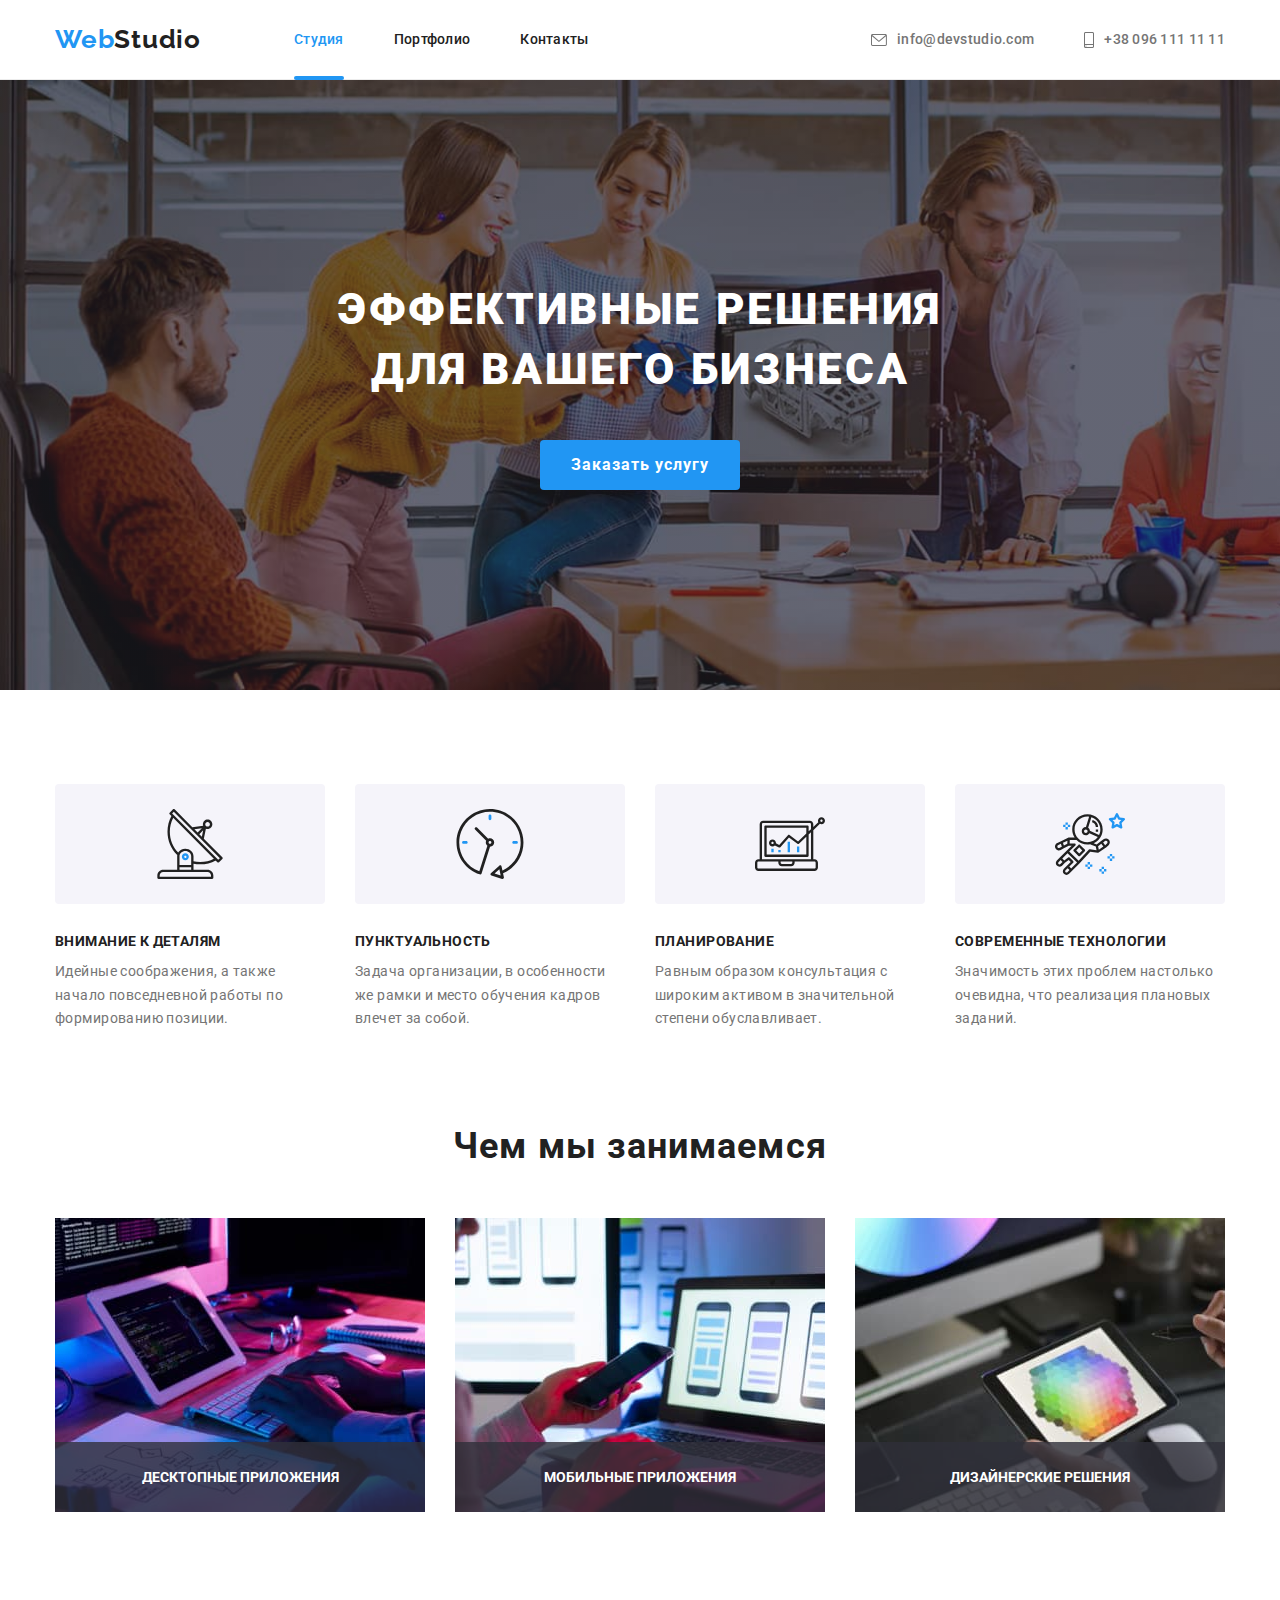
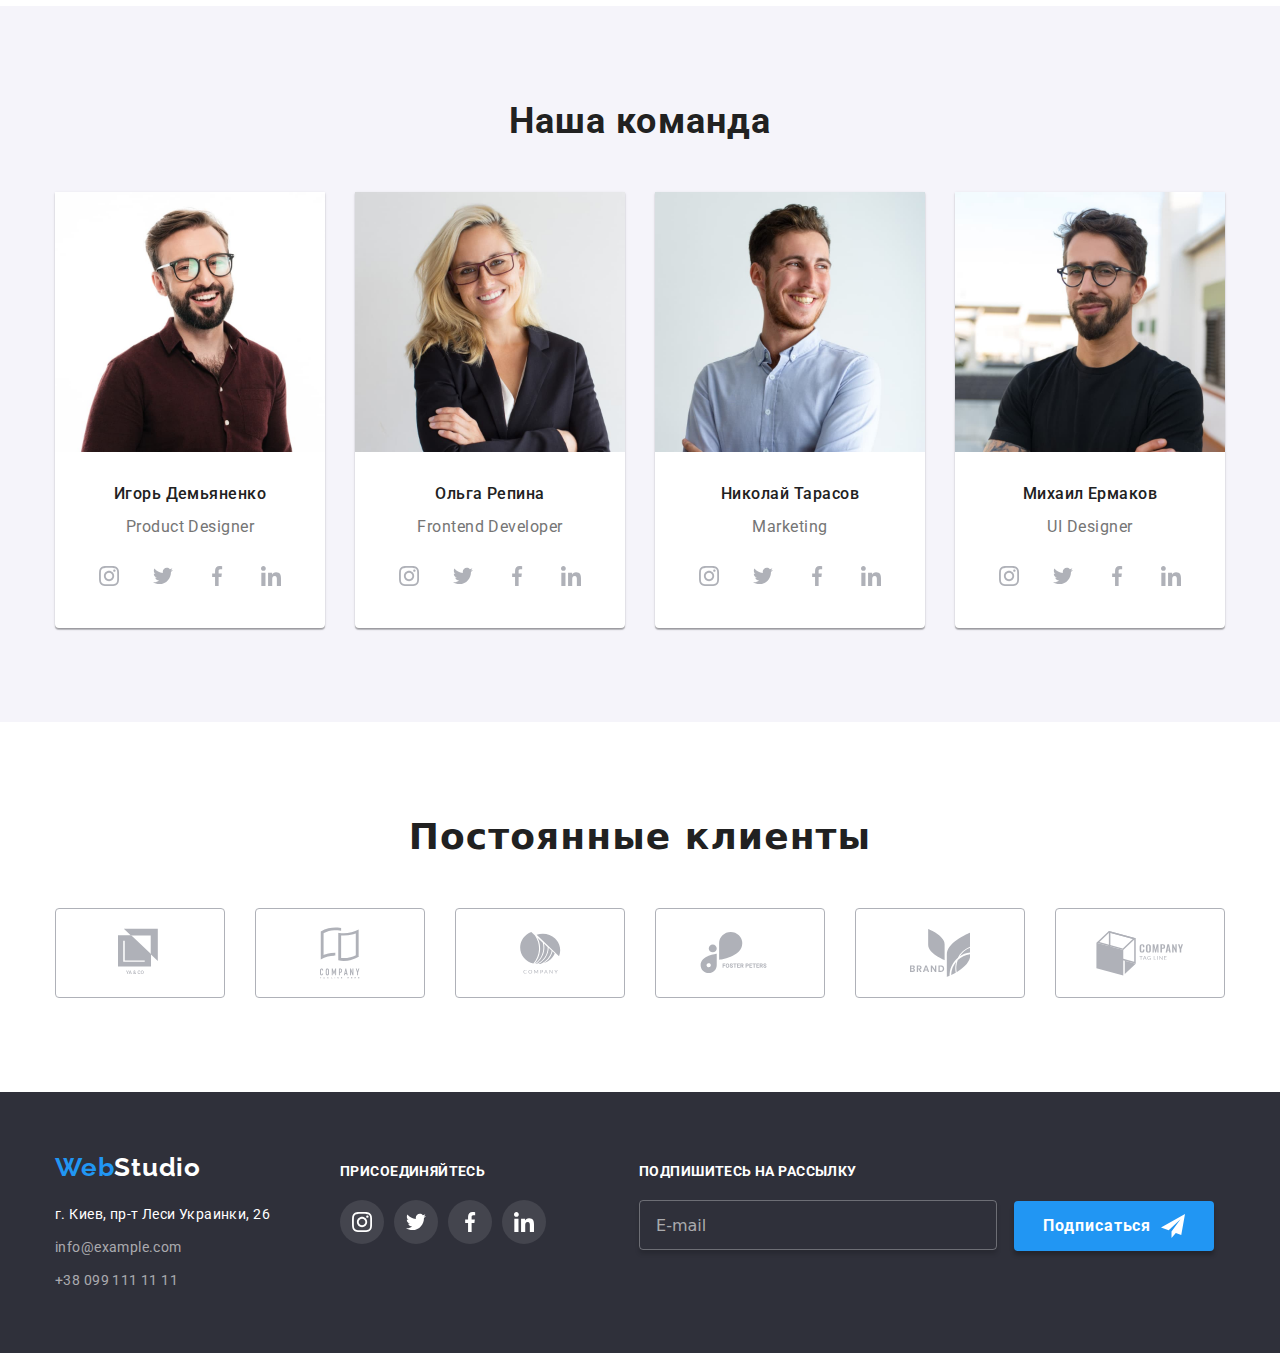
<file: index.html>
<!DOCTYPE html>
<html lang="ru">

<head>
    <meta charset="UTF-8">
    <meta name="viewport" content="width=device-width, initial-scale=1.0">
    <title>WebStudio</title>
    <link rel="preconnect" href="https://fonts.gstatic.com">
    <link
        href="https://fonts.googleapis.com/css2?family=Raleway:wght@700&family=Roboto:wght@400;500;700;900&display=swap"
        rel="stylesheet">
    <link rel="stylesheet" href="./css/normalize-css.css">
    <link rel="stylesheet" href="./css/styles.css">
</head>

<body>
    <!-- Хэддер -->
    <header class="header">
        <div class="page-header container">
            <nav class="nav-list">
                <ul class="nav-list-items">
                    <a class="logo" href="./index.html"><span class="logo-web">Web</span><span
                            class="logo-studio">Studio</span></a>
                    <li><a class="nav-list-link current" href="./index.html">Студия</a></li>
                    <li><a class="nav-list-link" href="./portfolio.html">Портфолио</a></li>
                    <li><a class="nav-list-link" href="#">Контакты</a></li>
                </ul>
            </nav>
            <address class="header-address-link">
                <ul class="header-address">
                    <li><a class="header-address-mail" href="mailto:info@devstudio.com"><svg class="svg-mail">
                                <use href="./images/sprite.svg#mail"></use>
                            </svg>info@devstudio.com</a></li>
                    <li><a class="header-address-tel" href="tel:+380961111111"><svg class="svg-tel">
                                <use href="./images/sprite.svg#smartphone"></use>
                            </svg>+38 096 111 11 11</a></li>
                </ul>
            </address>
        </div>
    </header>
    <!-- Мэйн -->
    <main>
        <!-- Эффективные решения для вашего бизнеса -->
        <section class="hero">
            <div class="container">
                <h1 class="hero-title">Эффективные решения для вашего бизнеса</h1>
                <button type="button" class="hero-button" data-modal-open>Заказать услугу</button>
            </div>
        </section>
        <!-- Особенности (добавил h2 для семантики, что бы всё было правильно-->
        <section class="feautures-list">
            <div class="container">
                <h2 class="visually-hidden">Особенности</h2>
                <ul class="card-list">
                    <li class="feature-card">
                        <div class="card-cover"><svg class="svg-features">
                                <use href="./images/sprite.svg#antenna"></use>
                            </svg></div>
                        <h3 class="feautures-list-item">Внимание к деталям</h3>
                        <p class="feautures-list-desc">Идейные соображения, а также начало повседневной работы по
                            формированию позиции.</p>
                    </li>
                    <li class="feature-card">
                        <div class="card-cover"><svg class="svg-features">
                                <use href="./images/sprite.svg#clock"></use>
                            </svg></div>
                        <h3 class="feautures-list-item">Пунктуальность</h3>
                        <p class="feautures-list-desc">Задача организации, в особенности же рамки и место обучения
                            кадров влечет за собой.</p>
                    </li>
                    <li class="feature-card">
                        <div class="card-cover"><svg class="svg-features">
                                <use href="./images/sprite.svg#diagram"></use>
                            </svg></div>
                        <h3 class="feautures-list-item">Планирование</h3>
                        <p class="feautures-list-desc">Равным образом консультация с широким активом в значительной
                            степени обуславливает.</p>
                    </li>
                    <li class="feature-card">
                        <div class="card-cover"><svg class="svg-features">
                                <use href="./images/sprite.svg#astronaut"></use>
                            </svg></div>
                        <h3 class="feautures-list-item">Современные технологии</h3>
                        <p class="feautures-list-desc">Значимость этих проблем настолько очевидна, что реализация
                            плановых заданий.</p>
                    </li>
                </ul>
            </div>
        </section>
        <!--Чем мы занимаемся -->
        <section class="what-we-do">
            <div class="container">
                <h2 class="what-we-do-title">Чем мы занимаемся</h2>
                <ul class="what-we-do-list">
                    <li>
                        <div class="we-do-item">
                            <img src="./images/what-we-do/workplace.jpg" alt="Рабочий стол" width="370" height="294">
                            <div class="we-do-item-description">
                                <p class="we-do-text">Десктопные приложения</p>
                            </div>
                        </div>
                    </li>
                    <li>
                        <div class="we-do-item">
                            <img src="./images/what-we-do/desktop.jpg" alt="Ноубук" width="370" height="294">
                            <div class="we-do-item-description">
                                <p class="we-do-text">Мобильные приложения</p>
                            </div>
                        </div>
                    </li>
                    <li>
                        <div class="we-do-item">
                            <img src="./images/what-we-do/tablet.jpg" alt="Планшет" width="370" height="294">
                            <div class="we-do-item-description">
                                <p class="we-do-text">Дизайнерские решения</p>
                            </div>
                        </div>
                    </li>
                </ul>
            </div>
        </section>
        <!-- Наша команда -->
        <section class="our-team">
            <div class="container">
                <h2 class="our-team-title">Наша команда</h2>
                <ul class="team-cards">
                    <li class="our-team-mates">
                        <img src="./images/our-team/igor.jpg" alt="Игорь Демьяненко" width="270" height="260">
                        <h3 class="our-team-mates-people">Игорь Демьяненко</h3>
                        <p lang="en" class="our-team-mates-role">Product Designer</p>
                        <ul class="team-socials">
                            <li><a class="social-links" href="#"><svg class="svg-instagram">
                                        <use href="./images/sprite.svg#instagram"></use>
                                    </svg></a></li>
                            <li><a class="social-links" href="#"><svg class="svg-twitter">
                                        <use href="./images/sprite.svg#twitter"></use>
                                    </svg></a></li>
                            <li><a class="social-links" href="#"><svg class="svg-facebook">
                                        <use href="./images/sprite.svg#facebook"></use>
                                    </svg></a></li>
                            <li><a class="social-links" href="#"><svg class="svg-linkedin">
                                        <use href="./images/sprite.svg#linkedin"></use>
                                    </svg></a></li>
                        </ul>
                    </li>
                    <li class="our-team-mates"><img src="./images/our-team/olya.jpg" alt="Ольга Репина" width="270"
                            height="260">
                        <h3 class="our-team-mates-people">Ольга Репина</h3>
                        <p lang="en" class="our-team-mates-role">Frontend Developer</p>
                        <ul class="team-socials">
                            <li><a class="social-links" href="#"><svg class="svg-instagram">
                                        <use href="./images/sprite.svg#instagram"></use>
                                    </svg></a></li>
                            <li><a class="social-links" href="#"><svg class="svg-twitter">
                                        <use href="./images/sprite.svg#twitter"></use>
                                    </svg></a></li>
                            <li><a class="social-links" href="#"><svg class="svg-facebook">
                                        <use href="./images/sprite.svg#facebook"></use>
                                    </svg></a></li>
                            <li><a class="social-links" href="#"><svg class="svg-linkedin">
                                        <use href="./images/sprite.svg#linkedin"></use>
                                    </svg></a></li>
                        </ul>
                    </li>
                    <li class="our-team-mates">
                        <img src="./images/our-team/kolya.jpg" alt="Николай Тарасов" width="270" height="260">
                        <h3 class="our-team-mates-people">Николай Тарасов</h3>
                        <p lang="en" class="our-team-mates-role">Marketing</p>
                        <ul class="team-socials">
                            <li><a class="social-links" href="#"><svg class="svg-instagram">
                                        <use href="./images/sprite.svg#instagram"></use>
                                    </svg></a></li>
                            <li><a class="social-links" href="#"><svg class="svg-twitter">
                                        <use href="./images/sprite.svg#twitter"></use>
                                    </svg></a></li>
                            <li><a class="social-links" href="#"><svg class="svg-facebook">
                                        <use href="./images/sprite.svg#facebook"></use>
                                    </svg></a></li>
                            <li><a class="social-links" href="#"><svg class="svg-linkedin">
                                        <use href="./images/sprite.svg#linkedin"></use>
                                    </svg></a></li>
                        </ul>
                    </li>
                    <li class="our-team-mates">
                        <img src="./images/our-team/misha.jpg" alt="Михаил Ермаков" width="270" height="260">
                        <h3 class="our-team-mates-people">Михаил Ермаков</h3>
                        <p lang="en" class="our-team-mates-role">UI Designer</p>
                        <ul class="team-socials">
                            <li><a class="social-links" href="#"><svg class="svg-instagram">
                                        <use href="./images/sprite.svg#instagram"></use>
                                    </svg></a></li>
                            <li><a class="social-links" href="#"><svg class="svg-twitter">
                                        <use href="./images/sprite.svg#twitter"></use>
                                    </svg></a></li>
                            <li><a class="social-links" href="#"><svg class="svg-facebook">
                                        <use href="./images/sprite.svg#facebook"></use>
                                    </svg></a></li>
                            <li><a class="social-links" href="#"><svg class="svg-linkedin">
                                        <use href="./images/sprite.svg#linkedin"></use>
                                    </svg></a></li>
                        </ul>
                    </li>
                </ul>
            </div>
        </section>
        <section class="clients">
            <div class="container">
                <div class="clients-desc">
                    <h2 class="clients-title">Постоянные клиенты</h2>
                    <ul class="clients-logos">
                        <li><a class="clients-svg" href="#">
                                <div class="clients-div"><svg class="" width="44" height="50">
                                        <use href="./images/sprite.svg#company-logo-1"></use>
                                    </svg></div>
                            </a>
                        </li>
                        <li><a class="clients-svg" href="#">
                                <div class="clients-div"><svg class="" width="40" height="52">
                                        <use href="./images/sprite.svg#company-logo-2"></use>
                                    </svg></div>
                            </a>
                        </li>
                        <li><a class="clients-svg" href="#">
                                <div class="clients-div"><svg class="" width="41" height="42">
                                        <use href="./images/sprite.svg#company-logo-3"></use>
                                    </svg></div>
                            </a>
                        </li>
                        <li><a class="clients-svg" href="#">
                                <div class="clients-div"><svg class="" width="80" height="42">
                                        <use href="./images/sprite.svg#company-logo-4"></use>
                                    </svg></div>
                            </a>
                        </li>
                        <li><a class="clients-svg" href="#">
                                <div class="clients-div"><svg class="" width="60" height="48">
                                        <use href="./images/sprite.svg#company-logo-5"></use>
                                    </svg></div>
                            </a>
                        </li>
                        <li><a class="clients-svg" href="#">
                                <div class="clients-div"><svg class="" width="88" height="45">
                                        <use href="./images/sprite.svg#company-logo-6"></use>
                                    </svg></div>
                            </a>
                        </li>
                    </ul>
                </div>

            </div>
        </section>


    </main>
    <!-- Футер -->
    <footer class="footer">
        <div class="container">
            <div class="footer-address-div">
                <a href="./index.html" class="footer-logo">
                    <span class="logo-web">Web</span><span class="logo-studio reverse">Studio</span>
                </a>
                <address class="footer-address">
                    <ul class="footer-address-links">
                        <li><a href="https://goo.gl/maps/YreS3gh4uBGcfshq7" target="_blank"
                                class="footer-address-map">г.
                                Киев, пр-т Леси Украинки, 26</a></li>
                        <li><a href="mailto:info@example.com" class="footer-address-mail">info@example.com</a></li>
                        <li><a href="tel:+380991111111" class="footer-address-tel">+38 099 111 11 11</a></li>
                    </ul>
                </address>
            </div>
            <div class="join-us">
                <p class="join-title">присоединяйтесь</p>
                <ul class="join-socials">
                    <li><a class="join-social-links" href="#"><svg class="svg-instagram">
                                <use href="./images/sprite.svg#instagram"></use>
                            </svg></a></li>
                    <li><a class="join-social-links" href="#"><svg class="svg-twitter">
                                <use href="./images/sprite.svg#twitter"></use>
                            </svg></a></li>
                    <li><a class="join-social-links" href="#"><svg class="svg-facebook">
                                <use href="./images/sprite.svg#facebook"></use>
                            </svg></a></li>
                    <li><a class="join-social-links" href="#"><svg class="svg-linkedin">
                                <use href="./images/sprite.svg#linkedin"></use>
                            </svg></a></li>
                </ul>
            </div>
            <div class="subscribe">
                <div class="sub">
                    <p class="sub-text">Подпишитесь на рассылку</p>
                    <div class="sub-form-wrap">
                        <form class="sub-form">
                            <input type="email" name="sub-mail" id="email" class="sub-mail" placeholder="E-mail">

                            <button type="submit" class="sub-button">Подписаться<svg>
                                    <use href="./images/sprite.svg#icon-send">
                                    </use>
                                </svg>
                            </button>
                        </form>
                    </div>
                </div>
            </div>
        </div>

    </footer>
    <div class="backdrop is-hidden" data-modal>
        <div class="modal">
            <button type="button" class="modal-button" data-modal-close>
                <svg class="svg-modal">
                    <use href="./images/sprite.svg#icon-close">
                    </use>
                </svg>
            </button>
            <div class="modal-wrapper">

                <form class="form-blank">
                    <h2>Оставьте свои данные, мы вам перезвоним</h2>
                    <label class="label-blank" for="name-input">Имя</label>
                    <div class="relative-input">
                      <input type="text" name="name" class="blank-input" id="name-input">
                      <svg width="18" height="18" class="icon-blank">
                        <use href="./images/sprite.svg#person"></use></svg>
                    </div>
          
          
                    <label class="label-blank" for="tel-input">Телефон</label>
                    <div class="relative-input">
                      <input type="tel" name="tel" class="blank-input" id="tel-input">
                      <svg width="18" height="18" class="icon-blank">
                        <use href="./images/sprite.svg#phone"></use></svg>
                    </div>
          
                    <label class="label-blank" for="email-input">Почта</label>
                    <div class="relative-input">
                      <input type="email" name="email" class="blank-input" id="email-input">
                      <svg width="18" height="18" class="icon-blank">
                        <use href="./images/sprite.svg#email"></use></svg>
                    </div>
                    <label for="textarea" class="label-blank">Комментарий</label>
                    <textarea name="area" id="textarea" class="text-area" placeholder="Введите текст"></textarea>
                    <div class="policy-div">
                      <input type="checkbox" name="policy" class="checkbox-policy vissualy-hidden" id="policy-label" >
                      <label class="policy-label" for="policy-label">
                        Соглашаюсь с рассылкой и принимаю
                        <a href="#" class="policy-link">Условия договора</a>
                      </label>
                    </div>
                    <button type="submit" class="button-blank">Отправить</button>
                  </form>


            </div>
        </div>
    </div>
    <script src="./js/modal.js">

    </script>
</body>

</html>
</file>
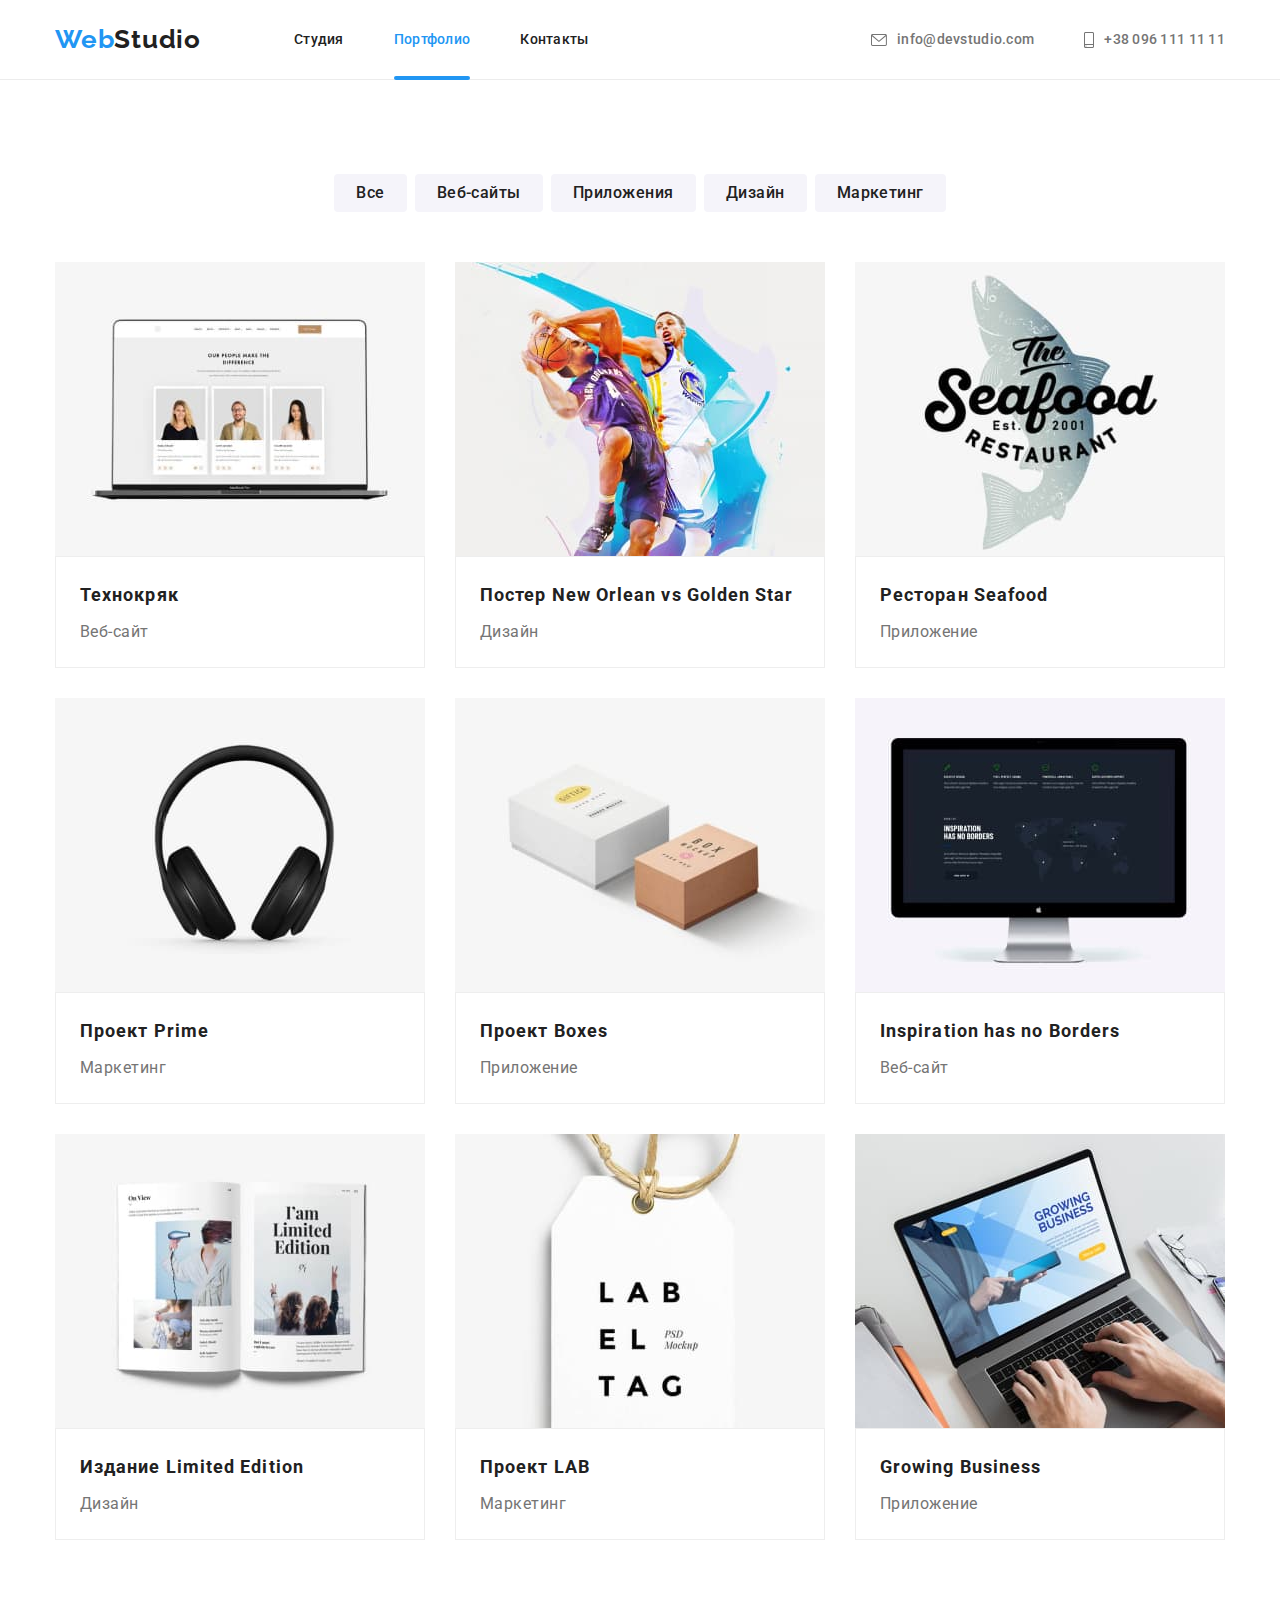
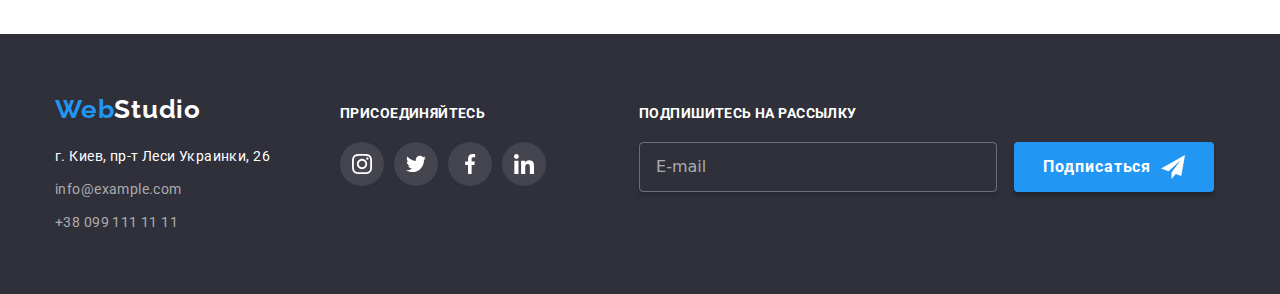
<file: portfolio.html>
<!DOCTYPE html>
<html lang="ru">

<head>
    <meta charset="UTF-8">
    <meta name="viewport" content="width=device-width, initial-scale=1.0">
    <title>WebStudio</title>
    <link rel="preconnect" href="https://fonts.gstatic.com">
    <link
        href="https://fonts.googleapis.com/css2?family=Raleway:wght@700&family=Roboto:wght@400;500;700;900&display=swap"
        rel="stylesheet">
    <link rel="stylesheet" href="./css/normalize-css.css">
    <link rel="stylesheet" href="./css/styles.css">
</head>

<body>
    <!-- Хэддер -->
    <header class="header">
        <div class="page-header container">
            <nav class="nav-list">
                <ul class="nav-list-items">
                    <a class="logo" href="./index.html"><span class="logo-web">Web</span><span
                            class="logo-studio">Studio</span></a>
                    <li><a class="nav-list-link" href="./index.html">Студия</a></li>
                    <li><a class="nav-list-link current" href="./portfolio.html">Портфолио</a></li>
                    <li><a class="nav-list-link" href="#">Контакты</a></li>
                </ul>
            </nav>
            <address class="header-address-link">
                <ul class="header-address">
                    <li><a class="header-address-mail" href="mailto:info@devstudio.com"><svg class="svg-mail">
                                <use href="./images/sprite.svg#mail"></use>
                            </svg>info@devstudio.com</a></li>
                    <li><a class="header-address-tel" href="tel:+380961111111"><svg class="svg-tel">
                                <use href="./images/sprite.svg#smartphone"></use>
                            </svg>+38 096 111 11 11</a></li>
                </ul>
            </address>
        </div>
    </header>
    <!-- Мэйн -->
    <main>
        <section class="portfolio">
            <div class="container">
                <h1 class="visually-hidden">Логический H1</h1>
                <ul class=elements>
                    <li><button class="button-elements">Все</button></li>
                    <li><button class="button-elements">Веб-сайты</button></li>
                    <li><button class="button-elements">Приложения</button></li>
                    <li><button class="button-elements">Дизайн</button></li>
                    <li><button class="button-elements">Маркетинг</button></li>
                </ul>
                <ul class="grid">
                    <li class="grid-item">
                        <a href="#" class="work-link">
                            <div class="grid-img">
                                <img src="./images/portfolio/technokryak.jpg" alt="Технокряк">
                                <div class="overlay">
                                    <p class="overlay-text">
                                        Технокряк это современная площадка распространения коронавируса. Компании
                                        используют эту платформу для цифрового шпионажа и атак на защищённые сервера
                                        конкурентов.
                                    </p>
                                </div>
                            </div>
                            <div class="text-wrapper">
                                <h2 class="grid-item-title">Технокряк</h2>
                                <p class="grid-item-desc">Веб-сайт</p>
                            </div>
                        </a>
                    </li>
                    <li class="grid-item">
                        <a href="#" class="work-link">
                            <div class="grid-img">
                                <img src="./images/portfolio/new-orlean-vs-golden-star.jpg"
                                    alt="Постер New Orlean vs Golden Star">
                                <div class="overlay">
                                    <p class="overlay-text">
                                        Технокряк это современная площадка распространения коронавируса. Компании
                                        используют эту платформу для цифрового шпионажа и атак на защищённые сервера
                                        конкурентов.
                                    </p>
                                </div>
                            </div>
                            <div class="text-wrapper">
                                <h2 class="grid-item-title">Постер New Orlean vs Golden Star</h2>
                                <p class="grid-item-desc">Дизайн</p>
                            </div>
                        </a>
                    </li>
                    <li class="grid-item">
                        <a href="#" class="work-link">
                            <div class="grid-img">
                                <img src="./images/portfolio/seafood.jpg" alt="Ресторан Seafood">
                                <div class="overlay">
                                    <p class="overlay-text">
                                        Технокряк это современная площадка распространения коронавируса. Компании
                                        используют эту платформу для цифрового шпионажа и атак на защищённые сервера
                                        конкурентов.
                                    </p>
                                </div>
                            </div>
                            <div class="text-wrapper">
                                <h2 class="grid-item-title">Ресторан Seafood</h2>
                                <p class="grid-item-desc">Приложение</p>
                            </div>
                        </a>
                    </li>
                    <li class="grid-item">
                        <a href="#" class="work-link">
                            <div class="grid-img">
                                <img src="./images/portfolio/Prime.jpg" alt="Проект Prime">
                                <div class="overlay">
                                    <p class="overlay-text">
                                        Технокряк это современная площадка распространения коронавируса. Компании
                                        используют эту платформу для цифрового шпионажа и атак на защищённые сервера
                                        конкурентов.
                                    </p>
                                </div>
                            </div>
                            <div class="text-wrapper">
                                <h2 class="grid-item-title">Проект Prime</h2>
                                <p class="grid-item-desc">Маркетинг</p>
                            </div>
                        </a>
                    </li>
                    <li class="grid-item">
                        <a href="#" class="work-link">
                            <div class="grid-img">
                                <img src="./images/portfolio/Boxes.jpg" alt="Проект Boxes">
                                <div class="overlay">
                                    <p class="overlay-text">
                                        Технокряк это современная площадка распространения коронавируса. Компании
                                        используют эту платформу для цифрового шпионажа и атак на защищённые сервера
                                        конкурентов.
                                    </p>
                                </div>
                            </div>
                            <div class="text-wrapper">
                                <h2 class="grid-item-title">Проект Boxes</h2>
                                <p class="grid-item-desc">Приложение</p>
                            </div>
                        </a>
                    </li>
                    <li class="grid-item">
                        <a href="#" class="work-link">
                            <div class="grid-img">
                                <img src="./images/portfolio/inspiration-has-no-borders.jpg"
                                    alt="Inspiration has no Borders">
                                <div class="overlay">
                                    <p class="overlay-text">
                                        Технокряк это современная площадка распространения коронавируса. Компании
                                        используют эту платформу для цифрового шпионажа и атак на защищённые сервера
                                        конкурентов.
                                    </p>
                                </div>
                            </div>
                            <div class="text-wrapper">
                                <h2 class="grid-item-title">Inspiration has no Borders</h2>
                                <p class="grid-item-desc">Веб-сайт</p>
                            </div>
                        </a>
                    </li>
                    <li class="grid-item">
                        <a href="#" class="work-link">
                            <div class="grid-img">
                                <img src="./images/portfolio/limited-edition.jpg" alt="Издание Limited Edition">
                                <div class="overlay">
                                    <p class="overlay-text">
                                        Технокряк это современная площадка распространения коронавируса. Компании
                                        используют эту платформу для цифрового шпионажа и атак на защищённые сервера
                                        конкурентов.
                                    </p>
                                </div>
                            </div>
                            <div class="text-wrapper">
                                <h2 class="grid-item-title">Издание Limited Edition</h2>
                                <p class="grid-item-desc">Дизайн</p>
                            </div>
                        </a>
                    </li>
                    <li class="grid-item">
                        <a href="#" class="work-link">
                            <div class="grid-img">
                                <img src="./images/portfolio/lab.jpg" alt="Проект LAB">
                                <div class="overlay">
                                    <p class="overlay-text">
                                        Технокряк это современная площадка распространения коронавируса. Компании
                                        используют эту платформу для цифрового шпионажа и атак на защищённые сервера
                                        конкурентов.
                                    </p>
                                </div>
                            </div>
                            <div class="text-wrapper">
                                <h2 class="grid-item-title">Проект LAB</h2>
                                <p class="grid-item-desc">Маркетинг</p>
                            </div>
                        </a>
                    </li>
                    <li class="grid-item">
                        <a href="#" class="work-link">
                            <div class="grid-img">
                                <img src="./images/portfolio/growing-business.jpg" alt="Growing Business">
                                <div class="overlay">
                                    <p class="overlay-text">
                                        Технокряк это современная площадка распространения коронавируса. Компании
                                        используют эту платформу для цифрового шпионажа и атак на защищённые сервера
                                        конкурентов.
                                    </p>
                                </div>
                            </div>
                            <div class="text-wrapper">
                                <h2 class="grid-item-title">Growing Business</h2>
                                <p class="grid-item-desc">Приложение</p>
                            </div>
                        </a>
                    </li>
                </ul>
            </div>
        </section>

    </main>



    <footer class="footer">
        <div class="container">
            <div class="footer-address-div">
                <a href="./index.html" class="footer-logo">
                    <span class="logo-web">Web</span><span class="logo-studio reverse">Studio</span>
                </a>
                <address class="footer-address">
                    <ul class="footer-address-links">
                        <li><a href="https://goo.gl/maps/YreS3gh4uBGcfshq7" target="_blank" class="footer-address-map"
                                rel="noopener" rel="noreferrer">г.
                                Киев, пр-т Леси Украинки, 26</a></li>
                        <li><a href="mailto:info@example.com" class="footer-address-mail">info@example.com</a></li>
                        <li><a href="tel:+380991111111" class="footer-address-tel">+38 099 111 11 11</a></li>
                    </ul>
                </address>
            </div>
            <div class="join-us">
                <p class="join-title">присоединяйтесь</p>
                <ul class="join-socials">
                    <li><a class="join-social-links" href="#"><svg class="svg-instagram">
                                <use href="./images/sprite.svg#instagram"></use>
                            </svg></a></li>
                    <li><a class="join-social-links" href="#"><svg class="svg-twitter">
                                <use href="./images/sprite.svg#twitter"></use>
                            </svg></a></li>
                    <li><a class="join-social-links" href="#"><svg class="svg-facebook">
                                <use href="./images/sprite.svg#facebook"></use>
                            </svg></a></li>
                    <li><a class="join-social-links" href="#"><svg class="svg-linkedin">
                                <use href="./images/sprite.svg#linkedin"></use>
                            </svg></a></li>
                </ul>
            </div>
            <div class="subscribe">
                <div class="sub">
                    <p class="sub-text">Подпишитесь на рассылку</p>
                    <div class="sub-form-wrap">
                        <form class="sub-form">
                            <input type="email" name="sub-mail" id="email" class="sub-mail" placeholder="E-mail">

                            <button type="submit" class="sub-button">Подписаться<svg>
                                    <use href="./images/sprite.svg#icon-send">
                                    </use>
                                </svg>
                            </button>
                        </form>
                    </div>
                </div>
            </div>
        </div>
    </footer>
</body>

</html>
</file>
<file: css/styles.css>
:root {
  --accent-color: #212121;
  --primary-color: #757575;
  --secondary-color: #ffffff;
  --active-color: #2196f3;
  --logos-color: #afb1b8;
  --primary-font: Roboto, sans-serif;
  --secondary-font: Raleway, sans-serif;
  --time: 250ms;
  --animation: cubic-bezier(0.4, 0, 0.2, 1);
  --overlay: rgba(33, 150, 243, 0.9);
}
img {
  display: block;
}
h1,
h2,
h3,
h4,
h5,
h6,
p {
  margin: 0;
}

button {
  cursor: pointer;
  border: 0px;
}

.container {
  width: 1200px;
  margin-left: auto;
  margin-right: auto;
  padding-left: 15px;
  padding-right: 15px;
}

.visually-hidden {
  position: absolute;
  width: 1px;
  height: 1px;
  margin: -1px;
  border: 0;
  padding: 0;
  white-space: nowrap;
  clip-path: inset(100%);
  clip: rect(0 0 0 0);
  overflow: hidden;
}

a {
  text-decoration: none;
}
ul,
ol {
  list-style-type: none;
  padding-inline-start: 0px;
  margin: 0px;
}

.nav-list-link.current {
  font-family: var(--primary-font);
  font-style: normal;
  font-weight: 500;
  font-size: 14px;
  line-height: 1.14;
  letter-spacing: 0.02em;
  color: var(--active-color);
}

.nav-list-link:hover,
.header-address-mail:hover,
.header-address-tel:hover,
.nav-list-link:focus,
.header-address-mail:focus,
.header-address-tel:focus {
  color: var(--active-color);
}
/* ============== COMPONENTS ==============*/
.logo-web,
.logo-studio {
  font-family: var(--secondary-font);
  font-style: normal;
  font-weight: 700;
  font-size: 26px;
  line-height: 1.19;
  letter-spacing: 0.03em;
}
.logo-web {
  color: var(--active-color);
}
.logo-studio {
  color: var(--accent-color);
}
.logo-studio.reverse {
  color: var(--secondary-color);
}

/* ============== END COMPONENTS ==============*/

/* ============== HEADER ==============*/
.header {
  display: block;
  height: 80px;
  align-items: baseline;
  border-bottom: 1px solid #ececec;
}

header .container {
  display: flex;
  justify-content: space-between;
}

header a {
  display: inline-block;
  padding: 32px 0px;
}

.page-header {
  display: flex;
}

.logo {
  display: flex;
  margin-right: 93px;
  padding-top: 24px;
  padding-bottom: 25px;
}

.nav-list-items {
  display: flex;
  align-items: center;
}

.header-address-link {
  margin-left: auto;
}
.header-address {
  display: flex;
  align-items: center;
}

.nav-list-items li:not(:last-child),
.header-address li:not(:last-child) {
  margin-right: 50px;
}

.nav-list-link {
  font-family: var(--primary-font);
  font-style: normal;
  font-weight: 500;
  font-size: 14px;
  line-height: 1.14;
  letter-spacing: 0.02em;
  color: var(--accent-color);
}

.header-address-mail,
.header-address-tel {
  font-family: var(--primary-font);
  font-style: normal;
  font-weight: 500;
  font-size: 14px;
  line-height: 1.14;
  letter-spacing: 0.02em;
  color: var(--primary-color);
}

.svg-mail {
  content: '';
  display: block;
  width: 16px;
  height: 12px;
  margin-right: 10px;
  fill: currentColor;
}

.svg-tel {
  content: '';
  display: block;
  width: 10px;
  height: 16px;
  margin-right: 10px;
  fill: currentColor;
}

.header-address-mail,
.header-address-tel {
  display: flex;
  align-items: center;
}

.nav-list-items a,
.header-address a {
  transition: color var(--time) var(--animation);
}

.nav-list-link.current::after {
  left: 0;
  bottom: 0;
  content: '';
  display: block;
  width: 100%;
  height: 4px;
  background-color: var(--active-color);
  position: absolute;
  border-radius: 2px;
}

.nav-list-link.current {
  position: relative;
}

/* ============== MODAL ==============*/

.backdrop {
  position: fixed;
  top: 0;
  left: 0;
  width: 100%;
  height: 100%;
  opacity: 1;
  background-color: rgba(0, 0, 0, 0.2);
  transition: opacity var(--time) var(--animation);
  visibility: visible;
}
.backdrop.is-hidden {
  opacity: 0;
  pointer-events: none;
  visibility: hidden;
}

.modal-button {
  position: absolute;
  display: flex;
  justify-content: center;
  align-items: center;
  top: 8px;
  right: 8px;
  width: 30px;
  height: 30px;
  background: var(--secondary-color);
  border: 1px solid rgba(0, 0, 0, 0.1);
  border-radius: 50%;
  margin-left: auto;
  outline: none;
  cursor: pointer;
}

.form-blank {
  display: flex;
  flex-direction: column;
}

.modal {
  position: absolute;
  width: 528px;
  height: 581px;
  left: 50%;
  top: 50%;
  transform: translate(-50%, -50%);
  background: var(--secondary-color);
  padding: 40px;
  box-shadow: 0px 1px 3px rgba(0, 0, 0, 0.12), 0px 1px 1px rgba(0, 0, 0, 0.14),
    0px 2px 1px rgba(0, 0, 0, 0.2);
  border-radius: 4px;
}
.modal-button svg {
  width: 18px;
  height: 18px;
}

.modal-wrapper h2 {
  text-align: center;
  font-family: var(--primary-font);
  font-style: normal;
  font-weight: 700;
  font-size: 20px;
  line-height: 1.15;
  color: var(--accent-color);
  margin-bottom: 12px;
  letter-spacing: 0.03em;
}

.label-blank {
  font-size: 12px;
  line-height: 1.16;
  color: var(--primary-color);
  letter-spacing: 0.01em;
}
.blank-input {
  display: block;
  width: 100%;
  font-size: 12px;
  line-height: 1.16;
  letter-spacing: 0.01em;
  height: 40px;
  padding-left: 42px;
  border: 1px solid rgba(33, 33, 33, 0.2);
  box-sizing: border-box;
  border-radius: 4px;
  outline: none;
  cursor: pointer;
  transition: border-color var(--time) var(--animation);
}

.relative-input {
  position: relative;
  width: 100%;
  margin-bottom: 10px;
  margin-top: 4px;
  height: 40px;
}

.icon-blank {
  position: absolute;
  display: block;
  top: 50%;
  left: 12px;
  transform: translateY(-50%);
  fill: var(--accent-color);
}

.text-area {
  display: block;
  width: 100%;
  height: 120px;
  padding: 12px 16px;
  margin-bottom: 20px;
  margin-top: 4px;
  font-size: 12px;
  outline: none;
  border: 1px solid rgba(33, 33, 33, 0.2);
  box-sizing: border-box;
  border-radius: 4px;
  resize: none;
  cursor: pointer;
}
.text-area::placeholder {
  font-size: 12px;
  font-weight: 400;
  line-height: 1.15;
  letter-spacing: 0.01em;
  color: rgba(117, 117, 117, 0.5);
}

.policy-div {
  display: flex;
  align-items: center;
  margin-bottom: 30px;
}
.checkbox-policy {
  position: absolute;
  width: 1px;
  height: 1px;
  margin: -1px;
  border: 0;
  padding: 0;
  white-space: nowrap;
  clip-path: inset(100%);
  clip: rect(0 0 0 0);
  overflow: hidden;
}



.policy-label {
  position: relative;
  display: flex;
  align-items: center;
  font-family: var(--primary-font);
  font-style: normal;
  font-weight: 400;
  font-size: 14px;
  line-height: 1.71;
  letter-spacing: 0.03em;
  color: var(--primary-color);
}

.policy-link {
  display: inline-block;
  margin-left: 2px;
  font-size: 14px;
  line-height: 1.71;
  color: var(--active-color);
  text-decoration-line: underline;
}

.policy-label::before {
  content: "";
  margin-right: 12px;
  width: 16px;
  height: 15px;
  display: inline-block;
  background-image: url(../images/Vector.svg);
}

.checkbox-policy:checked + .policy-label::before {
  background-image: url(../images/icon-check.svg);
}

.checkbox-policy:focus + .policy-label::before {
  outline: 2px solid var(--accent-color);
}

.button-blank {
  display: block;
  min-width: 200px;
  padding: 10px 55px;
  margin-left: auto;
  margin-right: auto;
  background: #188ce8;
  box-shadow: 0px 4px 4px rgba(0, 0, 0, 0.15);
  border-radius: 4px;
  border: 0;
  font-weight: 700;
  font-size: 16px;
  line-height: 1.875;
  color: var(--secondary-color);
  cursor: pointer;
}
.blank-input:hover,
.blank-input:focus,
.text-area:hover,
.text-area:focus {
  border-color: var(--active-color);
}
.blank-input:hover + .icon-blank,
.blank-input:focus + .icon-blank {
  fill: var(--active-color);
}
.policy-div .checkbox-policy:checked + .policy-label::after {
  opacity: 1;
  outline: 2px solid var(--secondary-color);
}
.policy-div .checkbox-policy:focus + .policy-label::before {
  outline: 1px solid rgba(33, 33, 33, 0.5);
  border-radius: 2px;
}
.checkbox-policy:checked:focus + .policy-label::after {
  opacity: 1;
  outline: 2px solid var(--secondary-color);
}

/* ============== END MODAL ==============*/

/* ============== END HEADER ==============*/

/* ============== HERO ==============*/
.hero {
  background-color: #2f303a;
  background-image: linear-gradient(
      rgba(47, 48, 58, 0.4),
      rgba(47, 48, 58, 0.4)
    ),
    url(../images/hero-bg.jpg);
  background-repeat: no-repeat;
  background-size: cover;
  padding-top: 200px;
  padding-bottom: 200px;
}
.hero .container {
  flex-direction: column;
}
.hero-title {
  font-family: var(--primary-font);
  font-style: normal;
  font-weight: 900;
  font-size: 44px;
  line-height: 1.36;
  text-align: center;
  letter-spacing: 0.06em;
  text-transform: uppercase;
  color: var(--secondary-color);
  width: 700px;
  margin: 0 auto;
}
.hero-button {
  display: block;
  margin: 0 auto;
  margin-top: 40px;
  font-family: var(--primary-font);
  font-style: normal;
  font-weight: bold;
  font-size: 16px;
  line-height: 1.87;
  letter-spacing: 0.06em;
  background-color: var(--active-color);
  color: var(--secondary-color);
  height: 50px;
  width: 200px;
  border-radius: 4px;
}
.hero-button:hover,
.hero-button:focus {
  background-color: #188ce8;
  box-shadow: 0px 4px 4px rgba(0, 0, 0, 0.15);
}
/* ============== FEATURE-LIST ==============*/
.feautures-list {
  padding-top: 94px;
  padding-bottom: 94px;
}

.feautures-list-item {
  font-family: var(--primary-font);
  font-style: normal;
  font-weight: bold;
  font-size: 14px;
  line-height: 1.14;
  letter-spacing: 0.03em;
  text-transform: uppercase;
  color: var(--accent-color);
  margin-bottom: 10px;
}
.feautures-list-desc {
  font-family: var(--primary-font);
  font-style: normal;
  font-weight: normal;
  font-size: 14px;
  line-height: 1.71;
  letter-spacing: 0.03em;
  color: var(--primary-color);
}

.card-list {
  display: flex;
  flex-wrap: wrap;
}

.feature-card {
  width: 270px;
}
.card-list li:not(:last-child) {
  margin-right: 30px;
}

.card-cover {
  height: 120px;
  width: 270px;
  background-color: #f5f4fa;
  margin-bottom: 30px;
  border-radius: 4px;
  display: flex;
  align-items: center;
  justify-content: center;
}

.svg-features {
  width: 70px;
  height: 70px;
}

/* ============== END FEATURE-LIST ==============*/

/* ============== WHAT WE DO ==============*/
.what-we-do {
  padding-top: 0px;
  padding-bottom: 94px;
}

.what-we-do-title {
  font-family: var(--primary-font);
  font-style: normal;
  font-weight: bold;
  font-size: 36px;
  line-height: 1.17;
  text-align: center;
  letter-spacing: 0.03em;
  color: var(--accent-color);
  margin: 0 auto;
  margin-bottom: 50px;
  justify-content: center;
}

.what-we-do-list {
  display: flex;
  flex-wrap: wrap;
  margin-top: 0px;
  margin-bottom: 0px;
}

.what-we-do-list li:not(:last-child) {
  margin-right: 30px;
}

.we-do-item {
  position: relative;
}

.we-do-item-description {
  background: rgba(47, 48, 58, 0.8);
  padding: 27px 0px;
  width: 100%;
  position: absolute;
  bottom: 0;
  text-align: center;
}

.we-do-text {
  font-family: var(--primary-font);
  font-style: normal;
  font-weight: bold;
  font-size: 14px;
  line-height: 16px;
  text-align: center;
  color: var(--secondary-color);
  text-transform: uppercase;
  margin-bottom: 0;
}
/* ============== END WHAT WE DO ==============*/

/* ============== OUR TEAM ==============*/
.our-team {
  background-color: #f5f4fa;
  padding-top: 94px;
  padding-bottom: 94px;
}

.our-team-title {
  font-family: var(--primary-font);
  font-style: normal;
  font-weight: bold;
  font-size: 36px;
  line-height: 1.17;
  text-align: center;
  letter-spacing: 0.03em;
  color: var(--accent-color);
  margin-bottom: 50px;
}
.our-team-mates-people {
  font-family: var(--primary-font);
  font-style: normal;
  font-weight: 500;
  font-size: 16px;
  line-height: 1.46;
  text-align: center;
  letter-spacing: 0.03em;
  color: var(--accent-color);
}
.our-team-mates-role {
  font-family: var(--primary-font);
  font-style: normal;
  font-weight: normal;
  font-size: 16px;
  line-height: 1.46;
  text-align: center;
  letter-spacing: 0.03em;
  color: var(--primary-color);
}

.team-cards {
  width: 270px;
  display: flex;
}
.team-cards li:not(:last-child) {
  margin-right: 30px;
}

.our-team-mates {
  background-color: var(--secondary-color);
  border-radius: 0px 0px 4px 4px;
  box-shadow: 0px 1px 3px rgba(0, 0, 0, 0.12), 0px 1px 1px rgba(0, 0, 0, 0.14),
    0px 2px 1px rgba(0, 0, 0, 0.2);
}

.our-team-mates h3 {
  margin-top: 30px;
  margin-bottom: 10px;
}

.team-socials a {
  display: block;
  margin: 0px;
  padding: 0px;
}

.team-socials {
  display: flex;
  justify-content: space-between;
  margin-top: 16px;
  margin-bottom: 30px;
  margin-left: 32px;
  margin-right: 32px;
}

.team-socials li:not(:last-child) {
  margin-right: 10px;
}

.social-links svg {
  width: 20px;
  height: 20px;
  fill: var(--logos-color);
}

.social-links:hover,
.social-links:focus {
  background-color: var(--active-color);
}

.social-links:hover svg,
.social-links:focus svg {
  fill: var(--secondary-color);
}

.team-socials li a {
  display: flex;
  justify-content: center;
  align-items: center;
}

.social-links {
  width: 44px;
  height: 44px;
  border-radius: 50%;
}

.social-links {
  transition: background-color var(--time) var(--animation),
    fill var(--time) var(--animation);
}
/* ============== END OUR TEAM ==== ==========*/

/* ============== CLIENTS ==== ==========*/

.clients {
  margin-top: 94px;
  margin-bottom: 94px;
}

.clients-title {
  margin-bottom: 50px;
  color: var(--accent-color);
  font-size: 36px;
  font-weight: 700;
  font-style: normal;
  text-align: center;
  line-height: 1.16;
  letter-spacing: 0.03em;
}

.clients-logos {
  display: flex;
  justify-content: space-between;
}

.clients-div {
  content: '';
  background-color: transparent;
  width: 170px;
  height: 90px;
  border: 1px solid var(--logos-color);
  border-radius: 4px;
  display: flex;
  justify-content: center;
  align-items: center;
}

.clients-svg {
  fill: var(--logos-color);
}

.clients-svg:hover,
.clients-svg:focus {
  fill: var(--active-color);
}

.clients-div:hover,
.clients-div:focus {
  border: 1px solid var(--active-color);
}

.clients-svg {
  transition: background-color var(--time) var(--animation),
    fill var(--time) var(--animation);
}
/* ============== END CLIENTS ==== ==========*/

/* ============== FOOTER ==============*/
.footer {
  background-color: #2f303a;
}

.footer .container {
  padding-top: 60px;
  padding-bottom: 60px;
}

.footer-address-map {
  font-family: var(--primary-font);
  font-style: normal;
  font-weight: normal;
  font-size: 14px;
  line-height: 1.71;
  letter-spacing: 0.03em;
  color: var(--secondary-color);
}
.footer-address-tel,
.footer-address-mail {
  font-family: var(--primary-font);
  font-style: normal;
  font-weight: normal;
  font-size: 14px;
  line-height: 1.71;
  letter-spacing: 0.03em;
  color: rgba(255, 255, 255, 0.6);
}

.footer-logo {
  display: block;
  margin-bottom: 20px;
}

.footer-address-links li:not(:last-child) {
  margin-bottom: 9px;
}

.footer-address-div {
  display: block;
}

.join-us {
  display: block;
  width: 206px;
  margin-left: 70px;
}

.join-title {
  font-family: var(--primary-font);
  font-style: normal;
  font-weight: 700;
  color: var(--secondary-color);
  font-size: 14px;
  line-height: 1.14;
  letter-spacing: 0.03em;
  text-transform: uppercase;
  margin-bottom: 20px;
}

.join-socials {
  display: flex;
}

.join-socials li:not(:last-child) {
  margin-right: 10px;
}

.join-socials-links {
  display: flex;
  justify-content: space-between;
}

.join-social-links svg {
  width: 20px;
  height: 20px;
  fill: var(--secondary-color);
}

.join-social-links:hover,
.join-social-links:focus {
  fill: var(--secondary-color);
  background-color: var(--active-color);
}

.join-socials li a {
  display: flex;
  justify-content: center;
  align-items: center;
}

.join-social-links {
  width: 44px;
  height: 44px;
  border-radius: 50%;
  background-color: rgba(255, 255, 255, 0.1);
}

.footer .container {
  display: flex;
  align-items: baseline;
}

.join-social-links {
  transition: background-color var(--time) var(--animation),
    fill var(--time) var(--animation);
}

.subscribe {
  display: block;
  margin-left: 93px;
}

.sub-text {
  font-family: var(--primary-font);
  font-style: normal;
  font-weight: 700;
  color: var(--secondary-color);
  font-size: 14px;
  line-height: 1.14;
  letter-spacing: 0.03em;
  text-transform: uppercase;
  margin-bottom: 20px;
}
.sub-mail {
  width: 358px;
  height: 50px;
  background-color: transparent;
  padding-left: 16px;
  border: 1px solid rgba(255, 255, 255, 0.3);
  box-sizing: border-box;
  box-shadow: 0px 4px 4px rgba(0, 0, 0, 0.15);
  border-radius: 4px;
  color: var(--secondary-color);
}

.sub-mail::placeholder {
  font-weight: 400;
  font-size: 16px;
  line-height: 1.25;
  color: rgba(255, 255, 255, 0.6);
}

.sub-mail:hover,
.sub-mail:focus {
  outline: none;
}

.sub-button {
  display: inline-flex;
  justify-content: center;
  align-items: center;
  width: 200px;
  height: 50px;
  background-color: var(--active-color);
  font-family: var(--primary-font);
  font-style: normal;
  font-weight: 700;
  font-size: 16px;
  line-height: 1.87;
  letter-spacing: 0.06em;
  border-radius: 4px;
  color: var(--secondary-color);
  margin-left: 12px;
  padding-top: 10px;
  padding-bottom: 10px;
  box-shadow: 0px 4px 4px rgb(0 0 0 / 25%);
  transition-property: background-color; var(--time) var(--animation);
}
.sub-button svg {
  margin-left: 10px;
  width: 24px;
  height: 24px;
}
.sub-form-wrap {
  display: flex;
  align-items: center;
  justify-self: baseline;
}
/* ============== END FOOTER ==============*/

/* ============== PORFOLIO ==============*/
main .portfolio {
  padding-top: 94px;
  padding-bottom: 94px;
}

/* ============== END PORFOLIO ==============*/

/* ============== PORFOLIO BUTTONS ==============*/
.elements .button-elements {
  font-family: var(--primary-font);
  font-style: normal;
  font-weight: 500;
  font-size: 16px;
  line-height: 1.62;
  text-align: center;
  letter-spacing: 0.03em;
  color: var(--accent-color);
  background-color: #f5f4fa;
  height: 38px;
  padding-left: 22px;
  padding-right: 22px;
  border-radius: 4px;
}

.button-elements:hover,
.button-elements:focus {
  background-color: var(--active-color);
  color: var(--secondary-color);
  box-shadow: 0px 3px 1px rgba(0, 0, 0, 0.1), 0px 1px 2px rgba(0, 0, 0, 0.08),
    0px 2px 2px rgba(0, 0, 0, 0.12);
}

.elements {
  display: flex;
  justify-content: center;
  margin-bottom: 50px;
}

.elements li:not(:last-child) {
  margin-right: 8px;
}

.button-elements {
  transition: background-color var(--time) var(--animation),
    var(--time) var(--animation), box-shadow var(--time) var(--animation);
}
/* ============== END PORFOLIO BUTTONS ==============*/

/* ============== PORFOLIO GRID ==============*/
.grid-item-title {
  font-family: var(--primary-font);
  font-style: normal;
  font-weight: bold;
  font-size: 18px;
  line-height: 2;
  letter-spacing: 0.06em;

  color: var(--accent-color);
}

.grid-item-desc {
  font-family: var(--primary-font);
  font-style: normal;
  font-weight: normal;
  font-size: 16px;
  line-height: 1.87;
  letter-spacing: 0.03em;

  color: var(--primary-color);
}

.grid {
  display: flex;
  flex-wrap: wrap;
  justify-content: center;
}

.grid-item {
  width: 370px;
  margin-bottom: 30px;
  flex-wrap: wrap;
  box-sizing: border-box;
}

.grid-item-title {
  margin-top: 20px;
  margin-bottom: 4px;
  margin-left: 24px;
}
.grid-item-desc {
  margin-bottom: 20px;
  margin-left: 24px;
}
.grid-item:not(:nth-child(3n)) {
  margin-right: 30px;
}

.grid-item:nth-last-child(-n + 3) {
  margin-bottom: 0px;
}

.text-wrapper {
  border: solid #eeeeee 1px;
}

.work-link {
  display: block;
  transition: box-shadow var(--time) var(--animation);
}

.work-link:hover,
.work-link:focus {
  box-shadow: 0px 1px 1px rgba(0, 0, 0, 0.12), 0px 4px 4px rgba(0, 0, 0, 0.06),
    1px 4px 6px rgba(0, 0, 0, 0.16);
}

.grid-item {
  position: relative;
}

.grid-img {
  position: relative;
  overflow: hidden;
}
.grid-img:hover .overlay {
  transform: translateY(0);
}

.overlay {
  position: absolute;
  top: 0;
  left: 0;
  width: 370px;
  height: 294px;
  padding: 63px 24px;
  background: var(--overlay);

  transform: translateY(100%);
  transition: transform var(--time) var(--animation);
  opacity: 0;
  font-weight: 400;
  font-size: 18px;
  line-height: 1.56;
  color: var(--secondary-color);
  z-index: -1;
}
.grid-item:hover .overlay,
.work-link:focus .overlay {
  transform: translateY(0);
  z-index: 1;
  opacity: 1;
}

/* ============== END PORFOLIO GRID ==============*/
</file>
